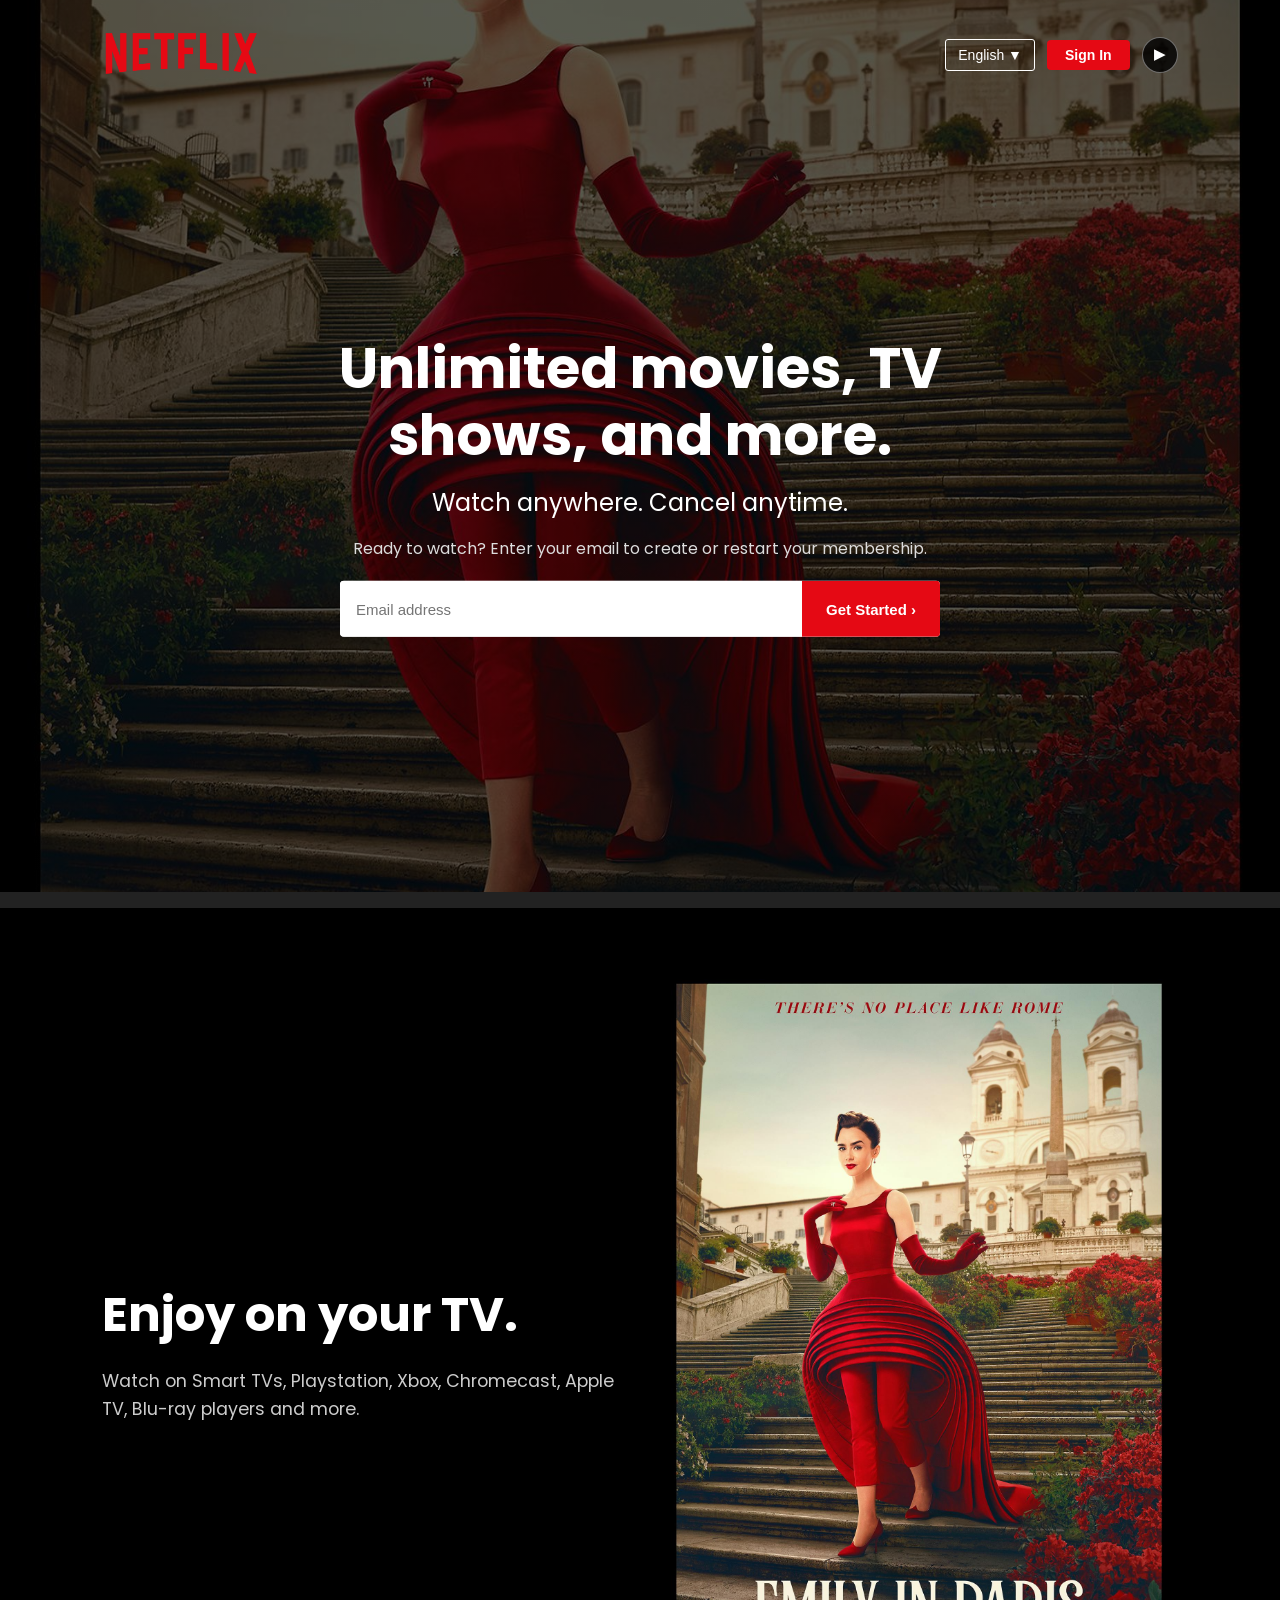
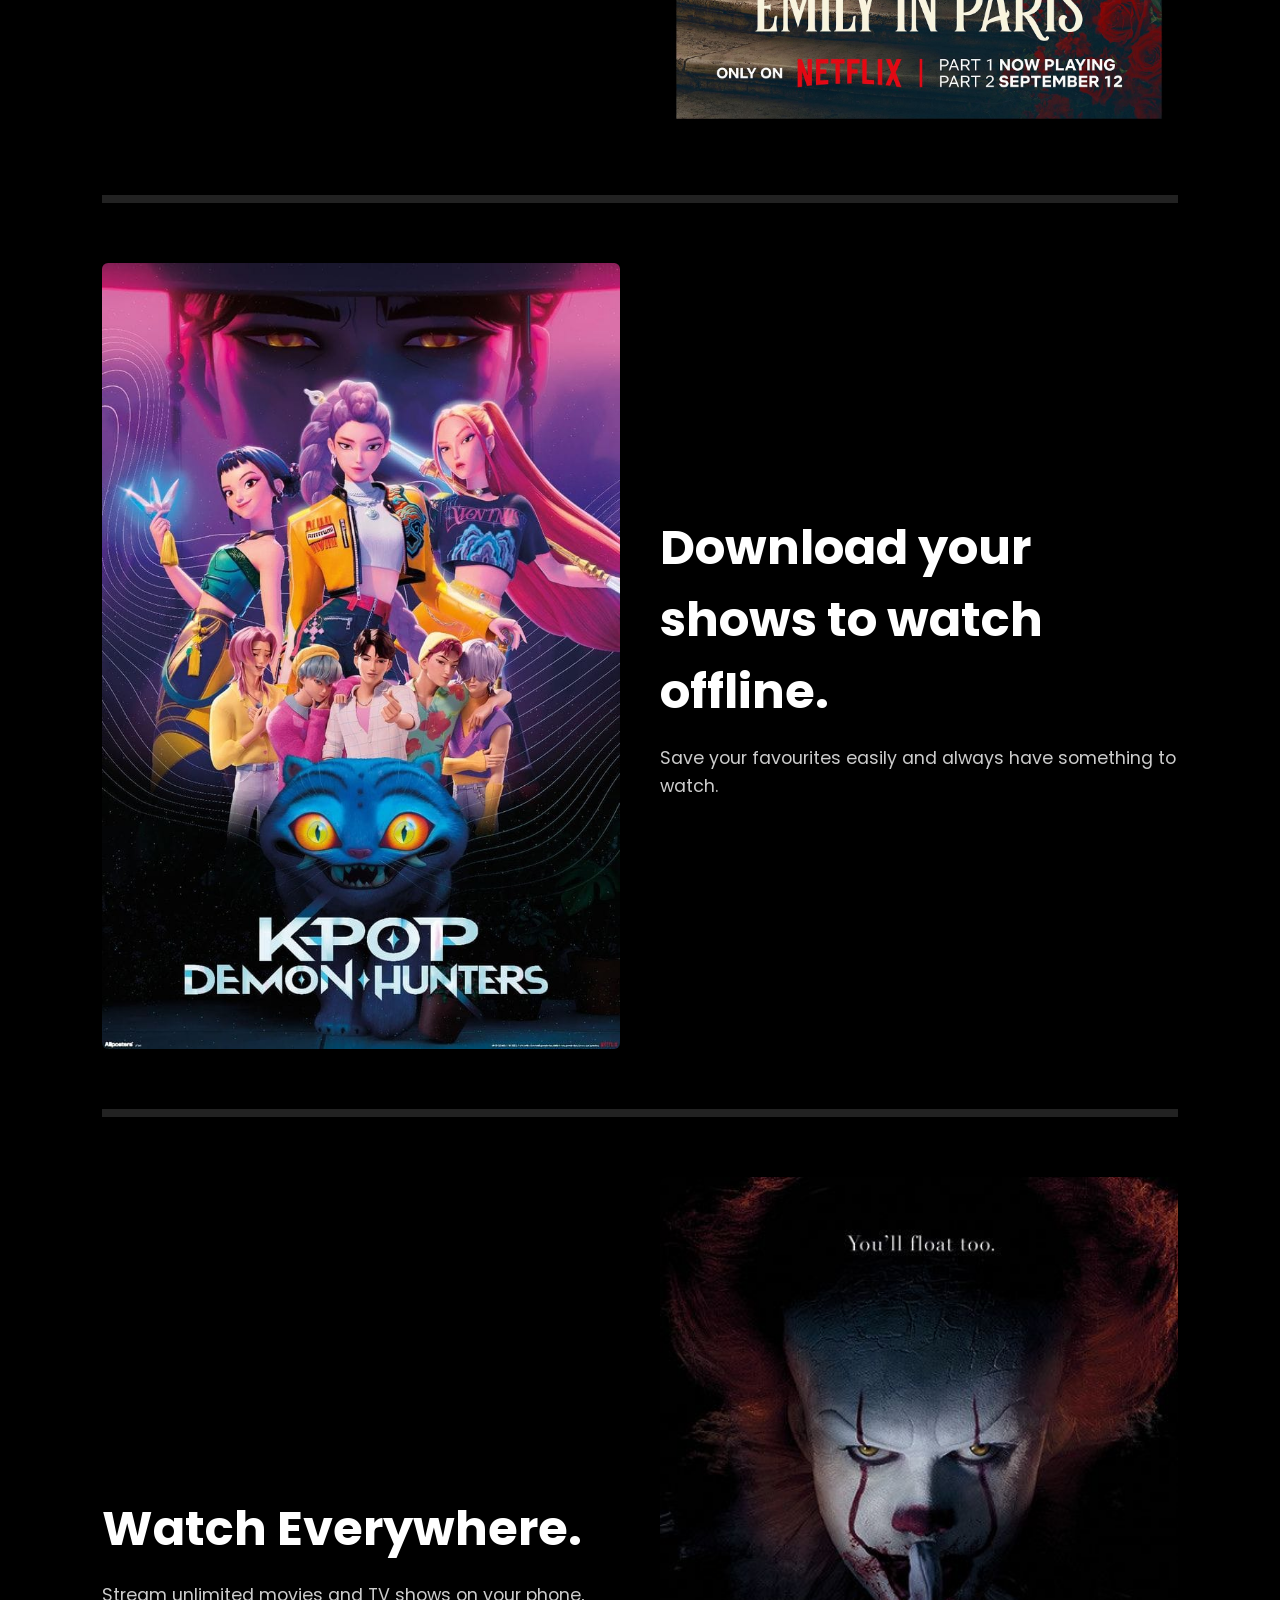
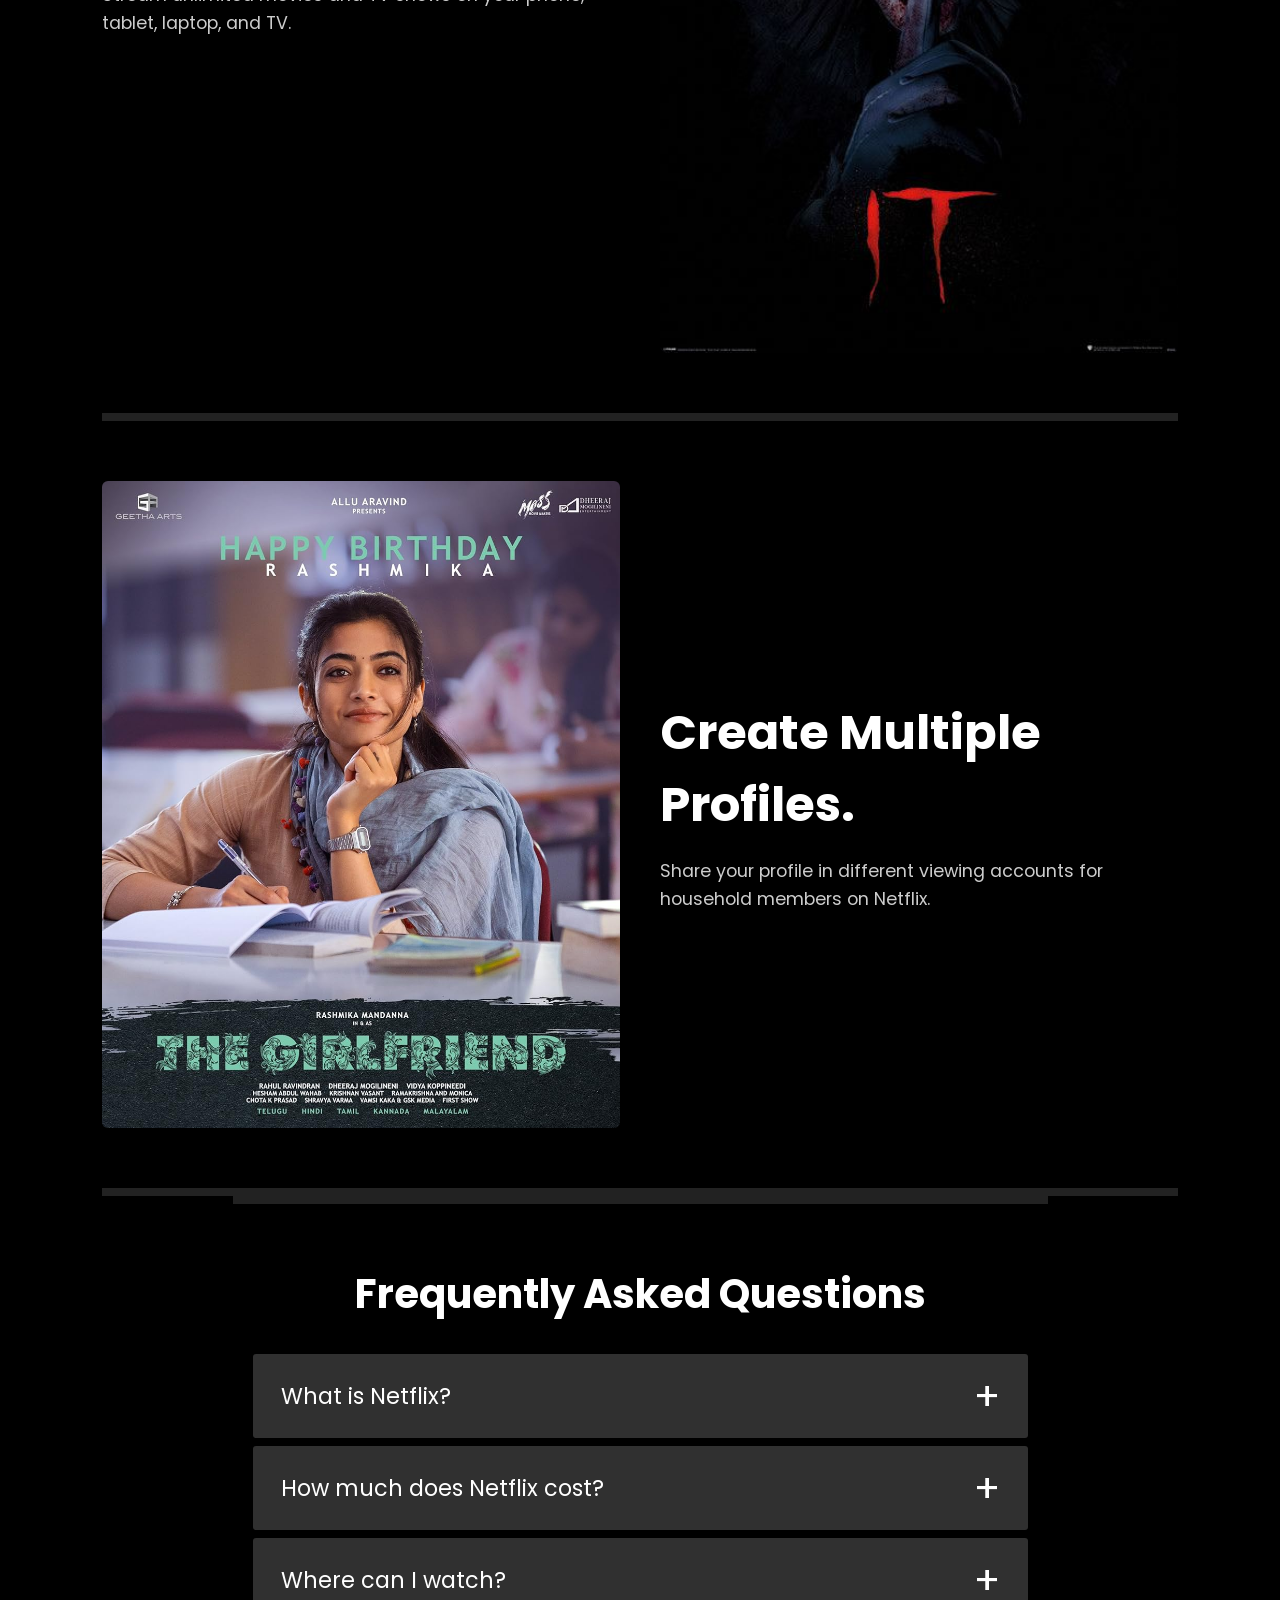
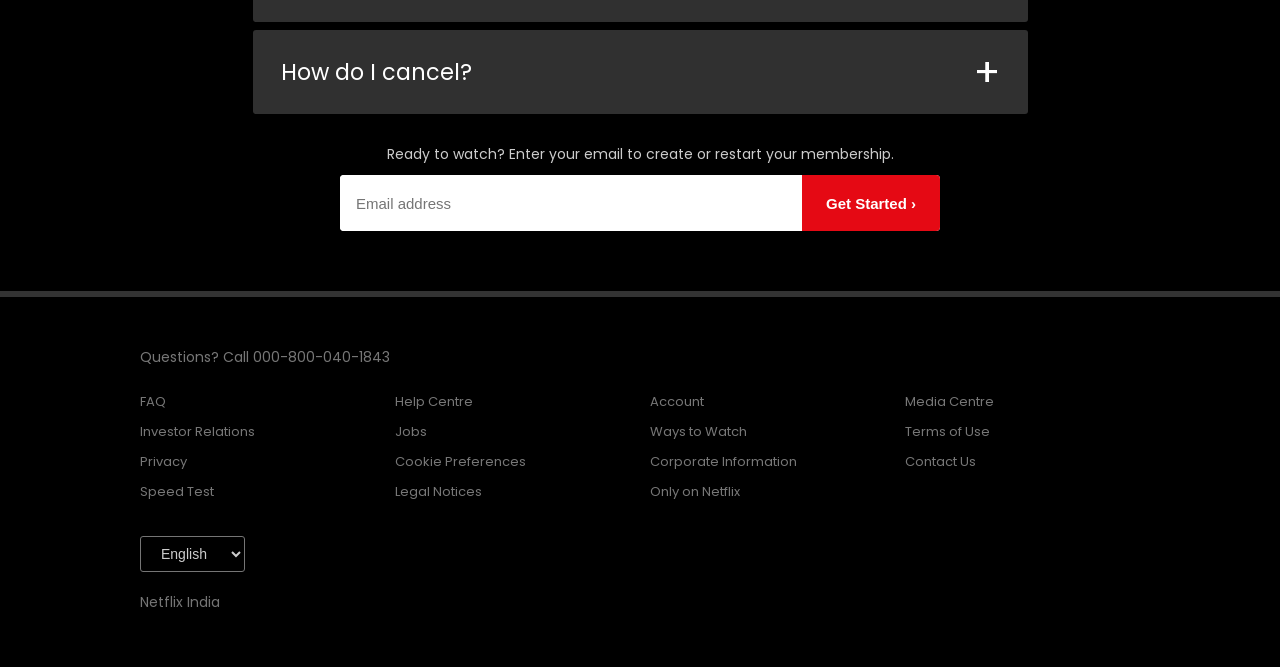
<file: netflix-fixed/index.html>
<!DOCTYPE html>
<html lang="en">
<head>
  <meta charset="UTF-8" />
  <meta name="viewport" content="width=device-width, initial-scale=1.0">
  <title>Netflix Clone</title>
</head>
<body>
<script>
  window.location.replace("landing.html");
</script>
</body>
</html>
</file>
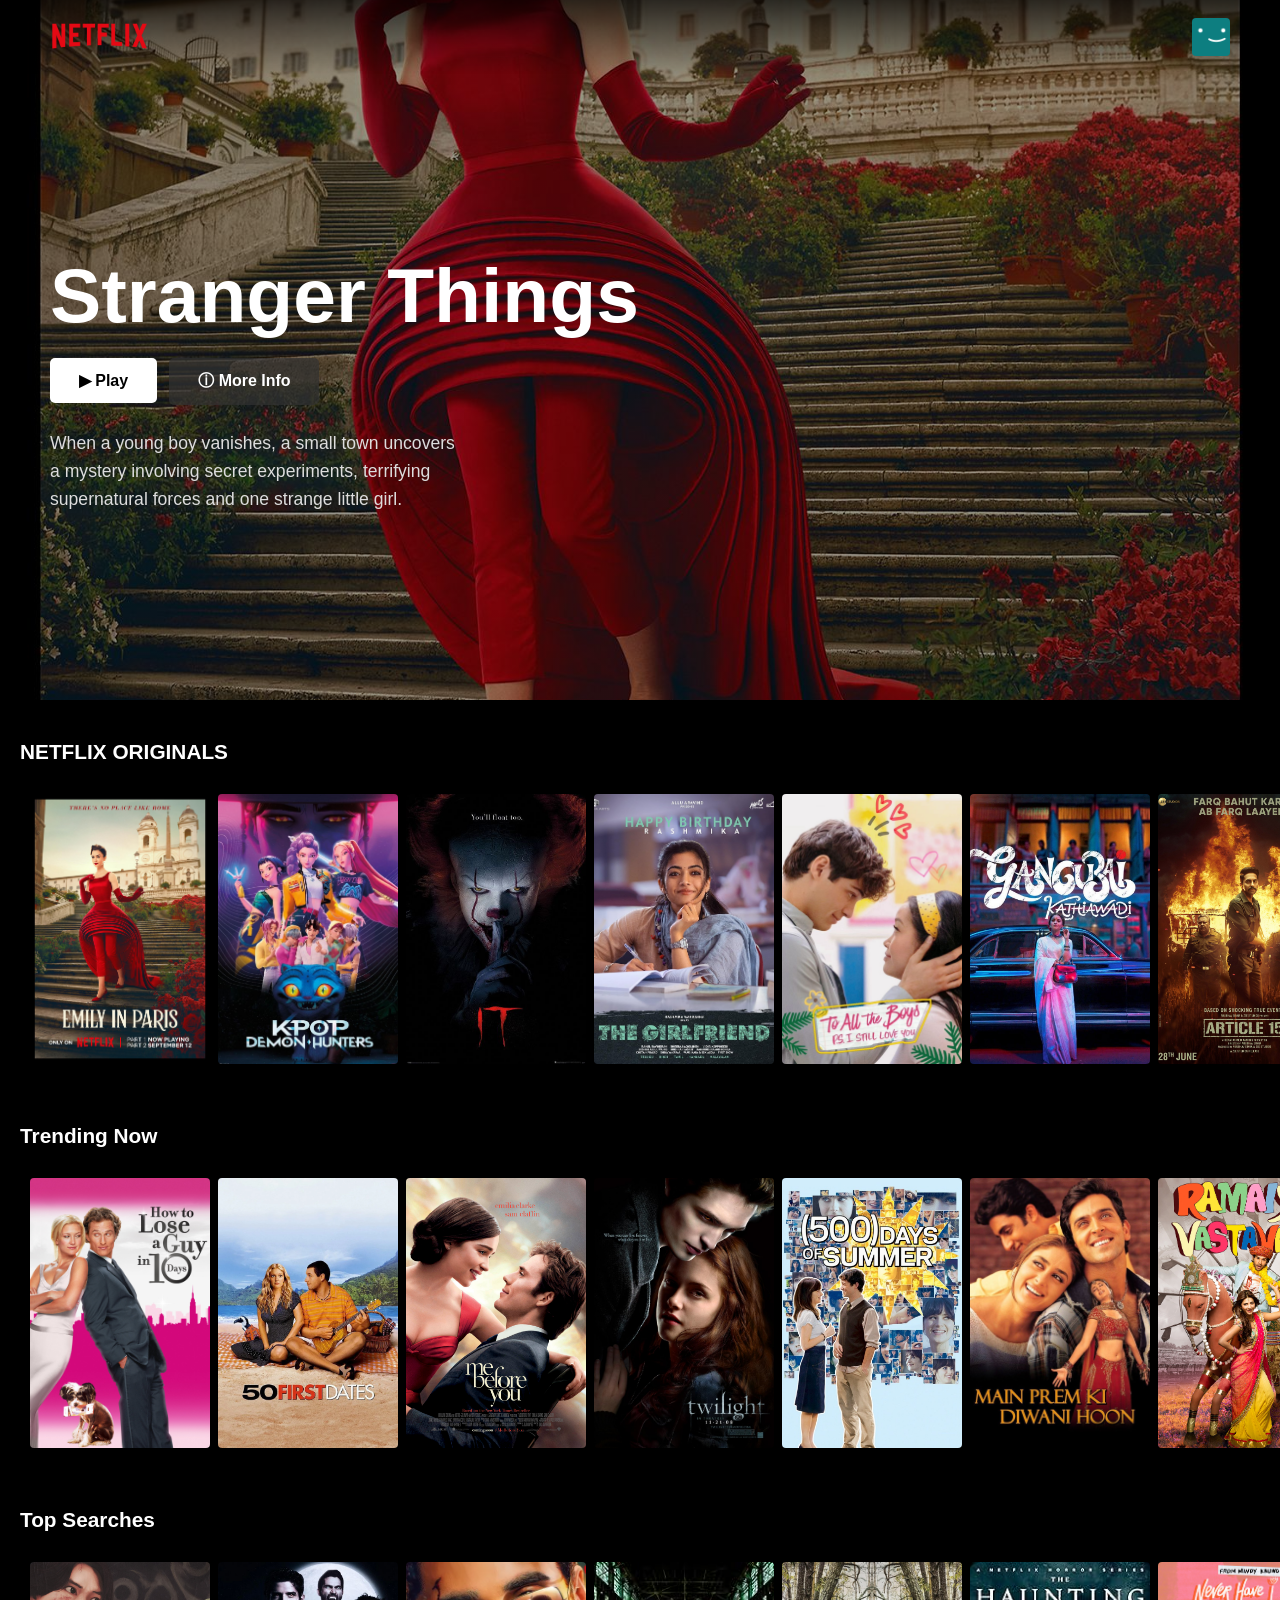
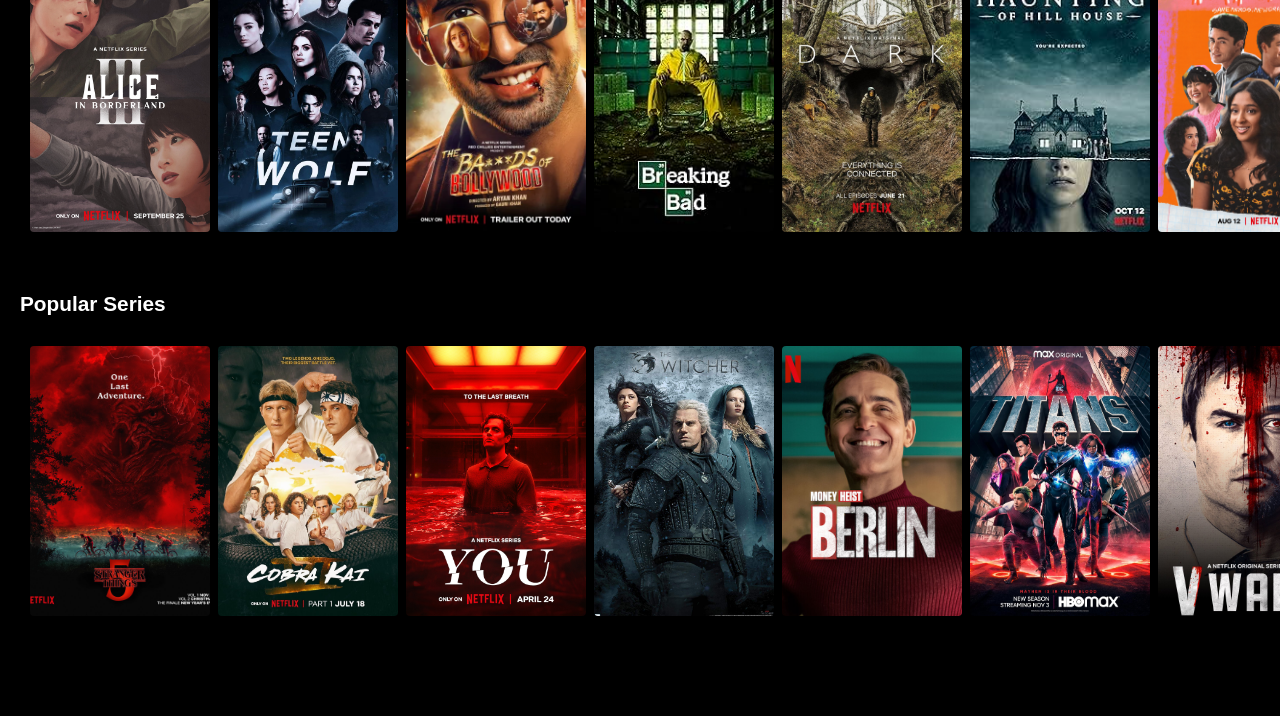
<file: netflix-fixed/home.html>
<!DOCTYPE html>
<html lang="en">
<head>
  <meta charset="UTF-8">
  <meta name="viewport" content="width=device-width, initial-scale=1.0">
  <title>Netflix Clone — Home</title>
  <link rel="stylesheet" href="style.css">
</head>
<body>

<!-- Navbar -->
<div class="nav" id="nav">
  <img src="netflix-logo.png" alt="Netflix" class="nav__logo">
  <img src="netflix-avatar.png" alt="Profile" class="nav__avatar">
</div>

<!-- Banner -->
<div class="banner">
  <div class="banner__contents">
    <h1 class="banner__title">Stranger Things</h1>
    <div>
      <button class="banner__button">&#9654; Play</button>
      <button class="banner__button">&#9432; More Info</button>
    </div>
    <p class="banner__description">
      When a young boy vanishes, a small town uncovers a mystery involving secret experiments,
      terrifying supernatural forces and one strange little girl.
    </p>
  </div>
</div>

<!-- Netflix Originals -->
<div class="home-row">
  <h2>NETFLIX ORIGINALS</h2>
  <div class="row_posters">
    <img src="Posters.1.jpg"  alt="Netflix Original 1"  class="row__poster">
    <img src="Posters.2.jpg"  alt="Netflix Original 2"  class="row__poster">
    <img src="Posters.3.jpg"  alt="Netflix Original 3"  class="row__poster">
    <img src="Posters.4.jpg"  alt="Netflix Original 4"  class="row__poster">
    <img src="Posters.5.jpg"  alt="Netflix Original 5"  class="row__poster">
    <img src="Posters.6.jpg"  alt="Netflix Original 6"  class="row__poster">
    <img src="Posters.7.jpg"  alt="Netflix Original 7"  class="row__poster">
    <img src="Posters.8.jpg"  alt="Netflix Original 8"  class="row__poster">
    <img src="Posters.9.jpg"  alt="Netflix Original 9"  class="row__poster">
    <img src="Posters.10.jpg" alt="Netflix Original 10" class="row__poster">
  </div>
</div>

<!-- Trending Now -->
<div class="home-row">
  <h2>Trending Now</h2>
  <div class="row_posters">
    <img src="Romance-movies1.jpg"  alt="Romance 1"  class="row__poster">
    <img src="Romance-movies2.jpg"  alt="Romance 2"  class="row__poster">
    <img src="Romance-movies3.jpg"  alt="Romance 3"  class="row__poster">
    <img src="Romance-movies4.jpg"  alt="Romance 4"  class="row__poster">
    <img src="Romance-movies5.jpg"  alt="Romance 5"  class="row__poster">
    <img src="Romance-movies6.jpg"  alt="Romance 6"  class="row__poster">
    <img src="Romance-movies7.jpg"  alt="Romance 7"  class="row__poster">
    <img src="Romance-movies8.jpg"  alt="Romance 8"  class="row__poster">
    <img src="Romance-movies9.jpg"  alt="Romance 9"  class="row__poster">
    <img src="Romance-movies10.jpg" alt="Romance 10" class="row__poster">
  </div>
</div>

<!-- Top Searches -->
<div class="home-row">
  <h2>Top Searches</h2>
  <div class="row_posters">
    <img src="Top-Searches1.jpg"  alt="Top Search 1"  class="row__poster">
    <img src="Top-Searches2.jpg"  alt="Top Search 2"  class="row__poster">
    <img src="Top-Searches3.jpg"  alt="Top Search 3"  class="row__poster">
    <img src="Top-Searches4.jpg"  alt="Top Search 4"  class="row__poster">
    <img src="Top-Searches5.jpg"  alt="Top Search 5"  class="row__poster">
    <img src="Top-Searches6.jpg"  alt="Top Search 6"  class="row__poster">
    <img src="Top-Searches7.jpg"  alt="Top Search 7"  class="row__poster">
    <img src="Top-Searches8.jpg"  alt="Top Search 8"  class="row__poster">
    <img src="Top-Searches9.jpg"  alt="Top Search 9"  class="row__poster">
    <img src="Top-Searches10.jpg" alt="Top Search 10" class="row__poster">
  </div>
</div>

<!-- Popular Series -->
<div class="home-row" style="margin-bottom: 80px;">
  <h2>Popular Series</h2>
  <div class="row_posters">
    <img src="Series1.jpg"  alt="Series 1"  class="row__poster">
    <img src="Series2.jpg"  alt="Series 2"  class="row__poster">
    <img src="Series3.jpg"  alt="Series 3"  class="row__poster">
    <img src="Series4.jpg"  alt="Series 4"  class="row__poster">
    <img src="Series5.jpg"  alt="Series 5"  class="row__poster">
    <img src="Series6.jpg"  alt="Series 6"  class="row__poster">
    <img src="Series7.jpg"  alt="Series 7"  class="row__poster">
    <img src="Series8.jpg"  alt="Series 8"  class="row__poster">
    <img src="Series9.jpg"  alt="Series 9"  class="row__poster">
    <img src="Series10.jpg" alt="Series 10" class="row__poster">
  </div>
</div>

<script>
  const nav = document.getElementById('nav');
  window.addEventListener('scroll', () => {
    nav.classList.toggle('nav__black', window.scrollY >= 100);
  });
</script>
</body>
</html>
</file>
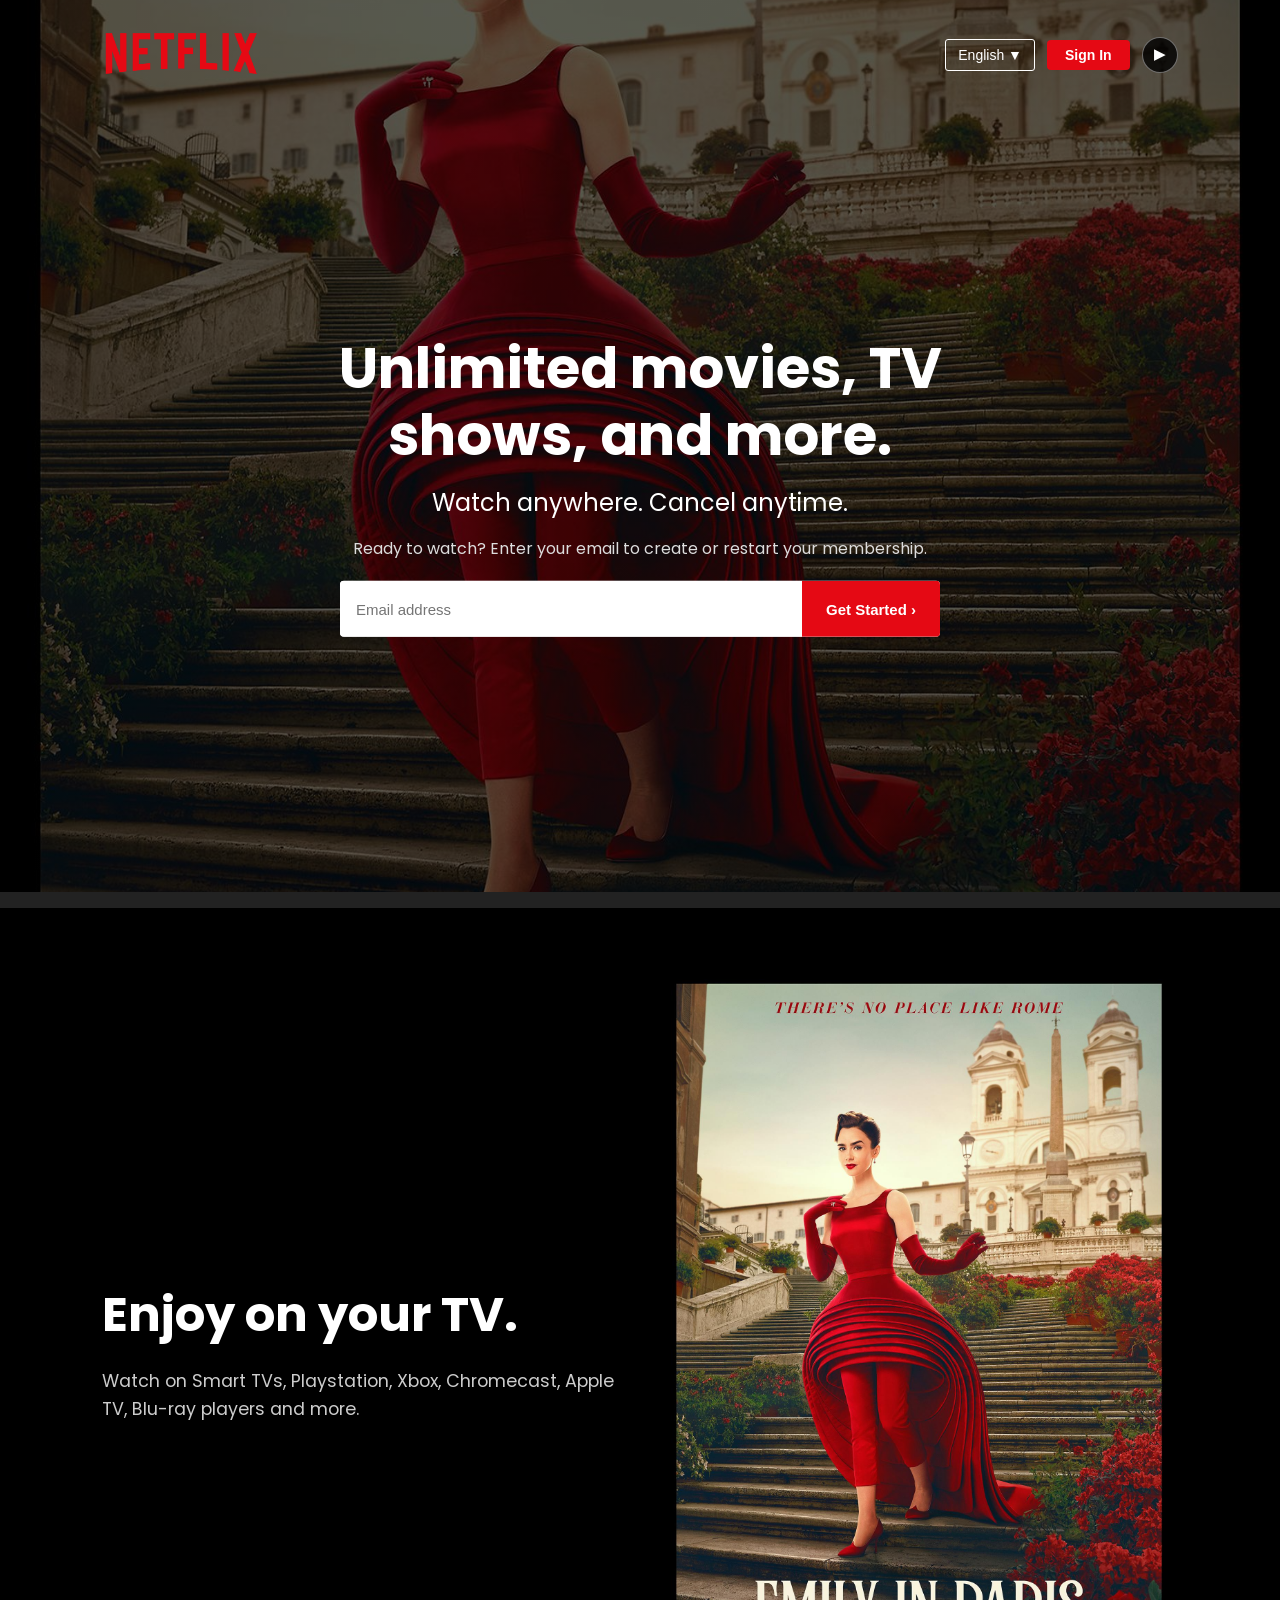
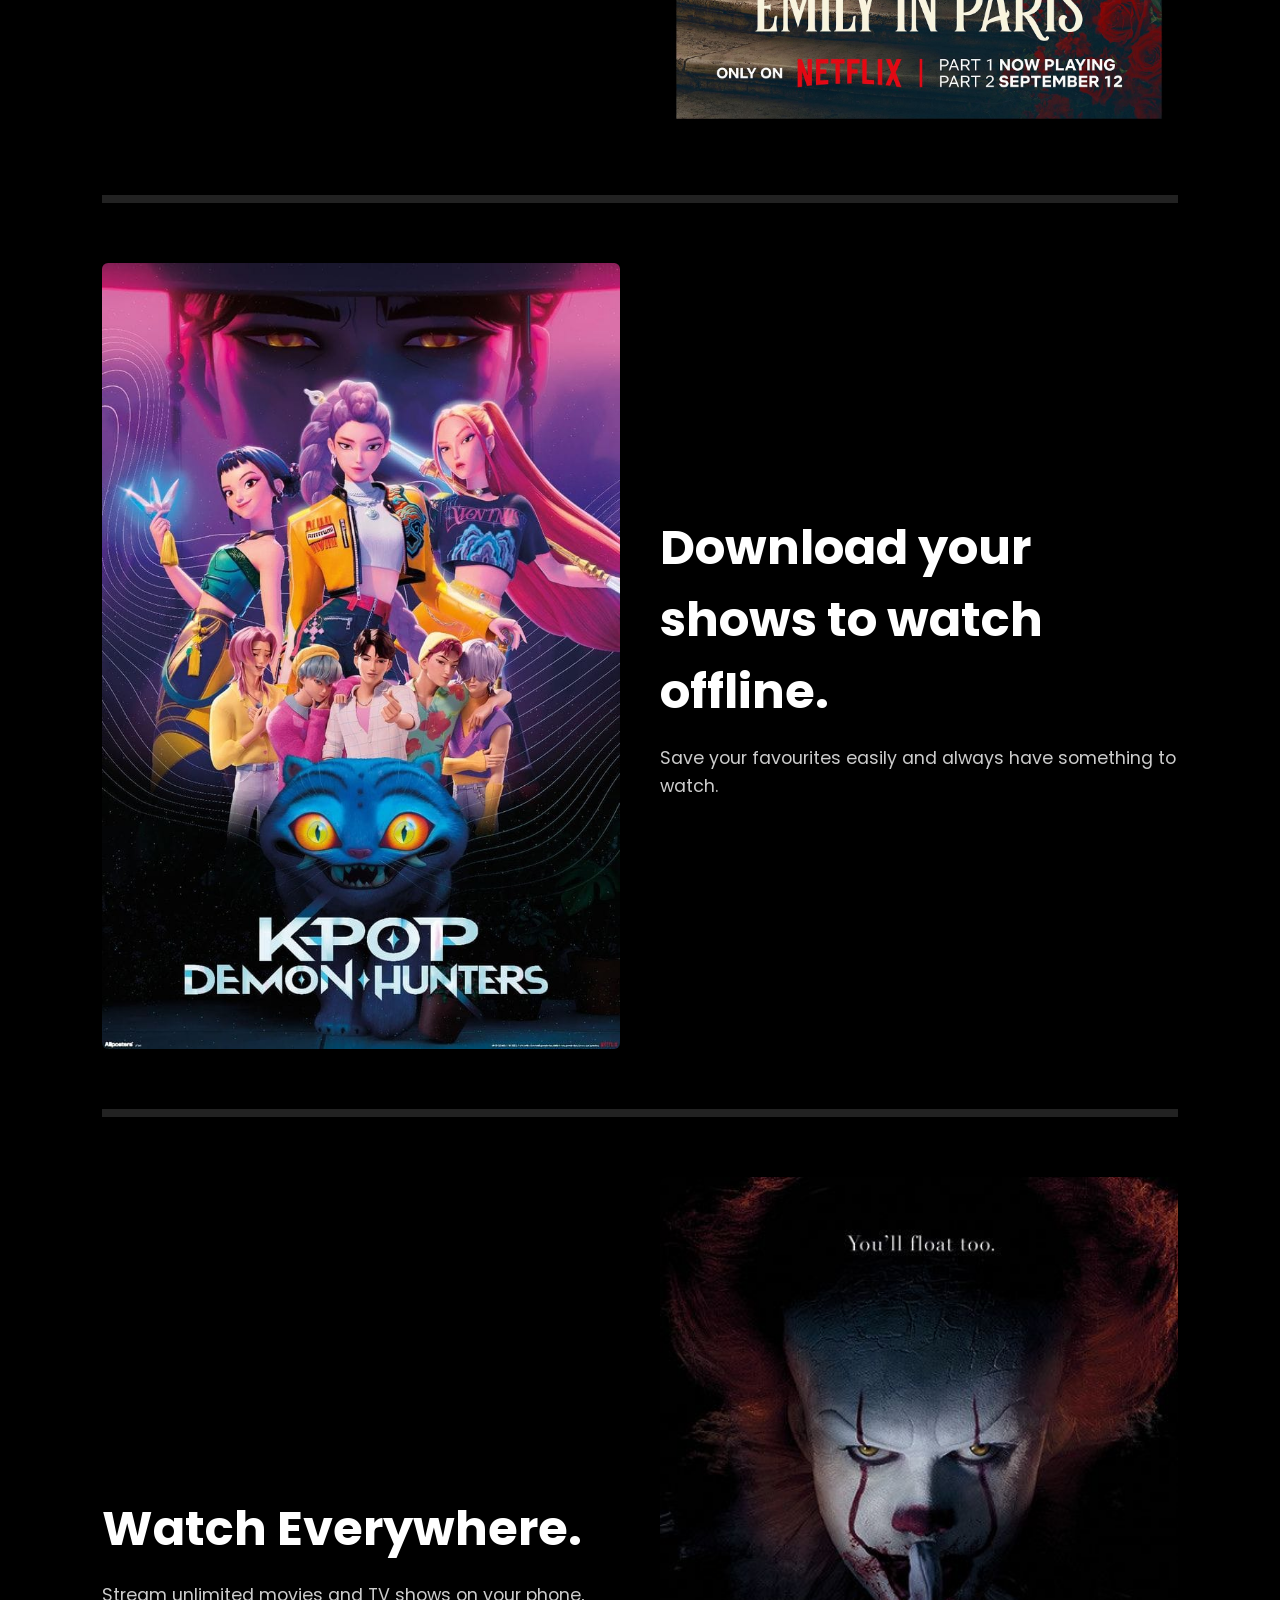
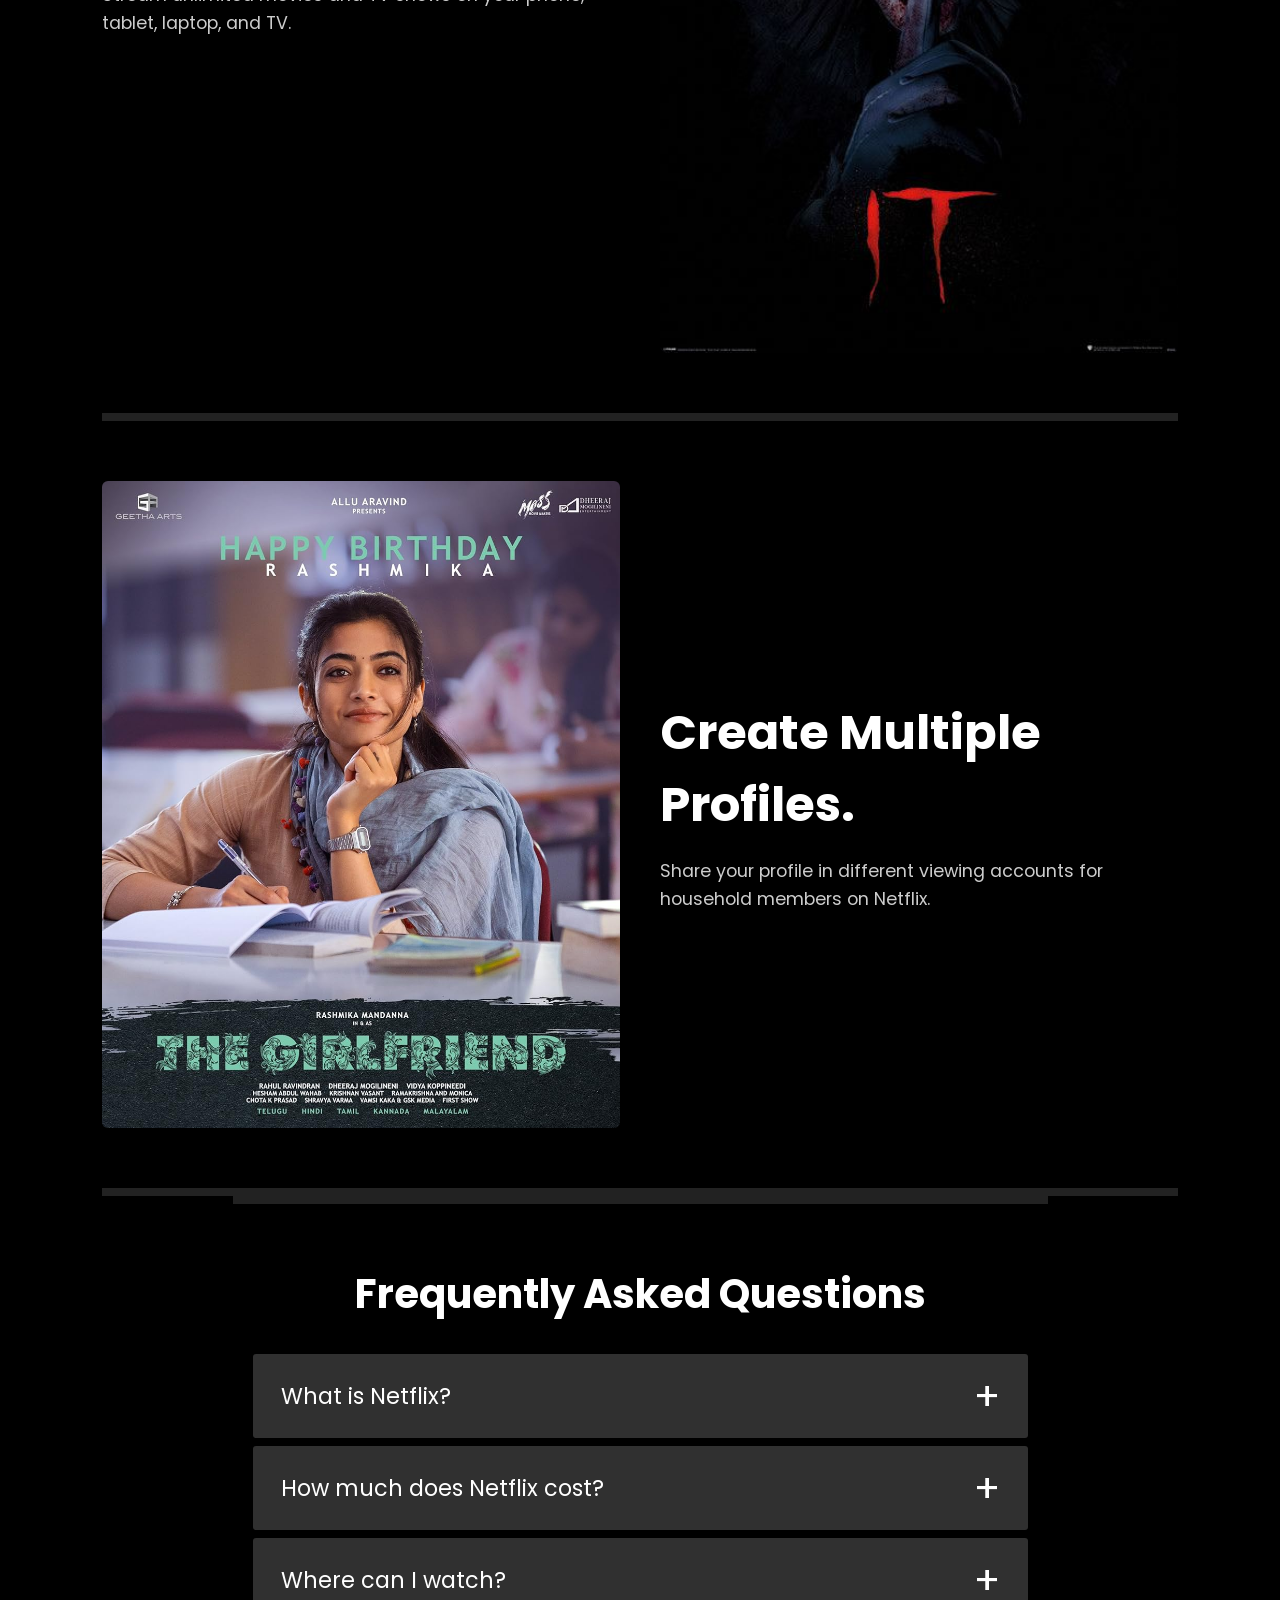
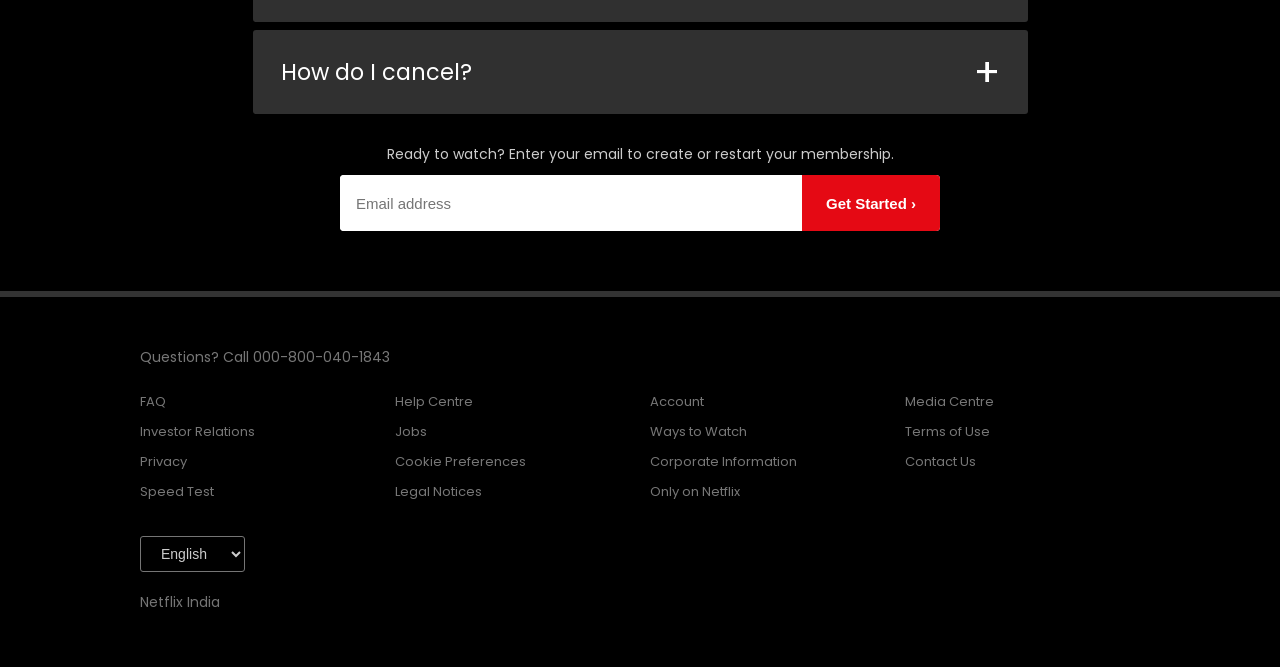
<file: netflix-fixed/landing.html>
<!DOCTYPE html>
<html lang="en">
<head>
  <meta charset="UTF-8">
  <meta name="viewport" content="width=device-width, initial-scale=1.0">
  <title>Netflix Clone Website</title>
  <link rel="stylesheet" href="style.css">
  <link href="https://fonts.googleapis.com/css2?family=Poppins:wght@400;600;700&display=swap" rel="stylesheet">
</head>
<body>

<!-- Header -->
<div class="header">
  <nav>
    <img src="netflix-logo.png" class="logo" alt="Netflix Logo">
    <div class="nav-btns">
      <button class="language-btn">English &#9660;</button>
      <button class="language-btn2" id="signInToggle">Sign In</button>
      <a href="#canvaVideo" class="canva-video-icon" title="Watch Intro">&#9654;</a>
    </div>
  </nav>

  <!-- Fullscreen Video Overlay -->
  <div id="canvaVideo" class="video-overlay">
    <a href="#" class="close-btn">&#10005;</a>
    <video controls>
      <source src="Intro-Netflix.mp4" type="video/mp4">
      Your browser does not support the video tag.
    </video>
  </div>

  <!-- Hero Content -->
  <div class="header-content">
    <h1>Unlimited movies, TV shows, and more.</h1>
    <h3>Watch anywhere. Cancel anytime.</h3>
    <p>Ready to watch? Enter your email to create or restart your membership.</p>
    <form class="email-signup" id="heroForm">
      <input type="email" id="heroEmail" placeholder="Email address" required>
      <button type="submit">Get Started &#8250;</button>
    </form>
  </div>
</div>

<!-- Features -->
<div class="features">
  <div class="row">
    <div class="text-col">
      <h2>Enjoy on your TV.</h2>
      <p>Watch on Smart TVs, Playstation, Xbox, Chromecast, Apple TV, Blu-ray players and more.</p>
    </div>
    <div class="img-col">
      <img src="Posters.1.jpg" alt="TV feature">
    </div>
  </div>
  <div class="row">
    <div class="img-col">
      <img src="Posters.2.jpg" alt="Download feature">
    </div>
    <div class="text-col">
      <h2>Download your shows to watch offline.</h2>
      <p>Save your favourites easily and always have something to watch.</p>
    </div>
  </div>
  <div class="row">
    <div class="text-col">
      <h2>Watch Everywhere.</h2>
      <p>Stream unlimited movies and TV shows on your phone, tablet, laptop, and TV.</p>
    </div>
    <div class="img-col">
      <img src="Posters.3.jpg" alt="Watch everywhere feature">
    </div>
  </div>
  <div class="row">
    <div class="img-col">
      <img src="Posters.4.jpg" alt="Profiles feature">
    </div>
    <div class="text-col">
      <h2>Create Multiple Profiles.</h2>
      <p>Share your profile in different viewing accounts for household members on Netflix.</p>
    </div>
  </div>
</div>

<!-- FAQ -->
<div class="container">
  <h1 class="faq-header">Frequently Asked Questions</h1>

  <div class="faq-list">
    <div class="faq-item">
      <input type="checkbox" id="faq1">
      <label for="faq1">What is Netflix?</label>
      <div class="faq-answer">
        <p>Netflix is a streaming service that offers a wide variety of award-winning TV shows, movies, anime, documentaries, and more on thousands of internet-connected devices.</p>
      </div>
    </div>

    <div class="faq-item">
      <input type="checkbox" id="faq2">
      <label for="faq2">How much does Netflix cost?</label>
      <div class="faq-answer">
        <p>Watch Netflix on your smartphone, tablet, Smart TV, laptop, or streaming device, all for one fixed monthly fee. Plans range from USD 3.99 to USD 11.99 a month.</p>
      </div>
    </div>

    <div class="faq-item">
      <input type="checkbox" id="faq3">
      <label for="faq3">Where can I watch?</label>
      <div class="faq-answer">
        <p>Watch anywhere, anytime. Sign in with your Netflix account to watch instantly on the web at netflix.com from your personal computer or on any internet-connected device.</p>
      </div>
    </div>

    <div class="faq-item">
      <input type="checkbox" id="faq4">
      <label for="faq4">How do I cancel?</label>
      <div class="faq-answer">
        <p>Netflix is flexible. There are no pesky contracts and no commitments. You can easily cancel your account online in two clicks. There are no cancellation fees – start or stop your account anytime.</p>
      </div>
    </div>
  </div>

  <small>Ready to watch? Enter your email to create or restart your membership.</small>
  <form class="email-signup" id="faqForm">
    <input type="email" id="faqEmail" placeholder="Email address" required>
    <button type="submit">Get Started &#8250;</button>
  </form>
</div>

<!-- Footer -->
<div class="footer">
  <div class="footer-content">
    <p>Questions? Call 000-800-040-1843</p>
    <div class="footer-columns">
      <div class="footer-column">
        <a href="#">FAQ</a>
        <a href="#">Investor Relations</a>
        <a href="#">Privacy</a>
        <a href="#">Speed Test</a>
      </div>
      <div class="footer-column">
        <a href="#">Help Centre</a>
        <a href="#">Jobs</a>
        <a href="#">Cookie Preferences</a>
        <a href="#">Legal Notices</a>
      </div>
      <div class="footer-column">
        <a href="#">Account</a>
        <a href="#">Ways to Watch</a>
        <a href="#">Corporate Information</a>
        <a href="#">Only on Netflix</a>
      </div>
      <div class="footer-column">
        <a href="#">Media Centre</a>
        <a href="#">Terms of Use</a>
        <a href="#">Contact Us</a>
      </div>
    </div>

    <div class="language-selector-wrapper">
      <select class="language-select">
        <option value="english" selected>English</option>
        <option value="hindi">Hindi</option>
        <option value="spanish">Spanish</option>
        <option value="french">French</option>
        <option value="german">German</option>
      </select>
    </div>

    <p class="footer-country">Netflix India</p>
  </div>
</div>

<!-- Login Box (modal) -->
<div class="login-overlay" id="loginOverlay">
  <div class="login-box" id="loginBox">
    <button class="login-close" id="loginClose" aria-label="Close">&times;</button>
    <h2>Sign In</h2>
    <form id="loginForm">
      <input type="email" id="loginEmail" placeholder="Email or phone number" required>
      <input type="password" id="loginPassword" placeholder="Password" required>
      <button type="submit" class="login-btn">Sign In</button>
    </form>
    <div class="form-help">
      <div class="remember-me">
        <input type="checkbox" id="remember">
        <label for="remember">Remember me</label>
      </div>
      <a href="#">Need help?</a>
    </div>
  </div>
</div>

<script src="script.js"></script>
</body>
</html>
</file>
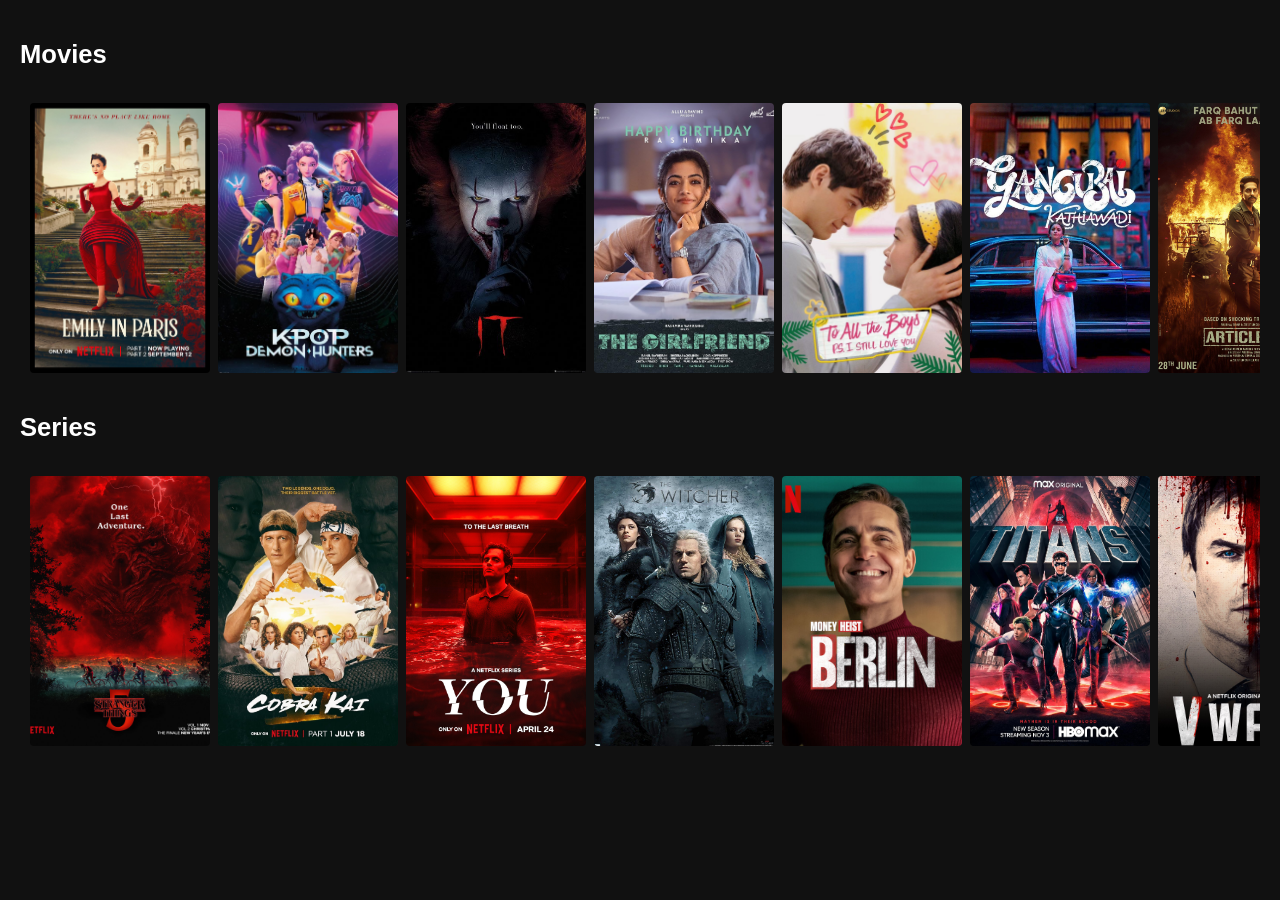
<file: netflix-fixed/mylist.html>
<!DOCTYPE html>
<html lang="en">
<head>
  <meta charset="UTF-8">
  <meta name="viewport" content="width=device-width, initial-scale=1.0">
  <title>My List — Netflix Clone</title>
  <link rel="stylesheet" href="style.css">
</head>
<body class="mylist-body">

<!-- My List — Movies -->
<div class="mylist-row">
  <h1>Movies</h1>
  <div class="row_posters">
    <img src="Posters.1.jpg"  alt="Movie 1"  class="row__poster">
    <img src="Posters.2.jpg"  alt="Movie 2"  class="row__poster">
    <img src="Posters.3.jpg"  alt="Movie 3"  class="row__poster">
    <img src="Posters.4.jpg"  alt="Movie 4"  class="row__poster">
    <img src="Posters.5.jpg"  alt="Movie 5"  class="row__poster">
    <img src="Posters.6.jpg"  alt="Movie 6"  class="row__poster">
    <img src="Posters.7.jpg"  alt="Movie 7"  class="row__poster">
    <img src="Posters.8.jpg"  alt="Movie 8"  class="row__poster">
    <img src="Posters.9.jpg"  alt="Movie 9"  class="row__poster">
    <img src="Posters.10.jpg" alt="Movie 10" class="row__poster">
    <img src="MylistMovies10.jpg" alt="Movie 11" class="row__poster">
  </div>
</div>

<!-- My List — Series -->
<div class="mylist-row" style="margin-bottom: 60px;">
  <h1>Series</h1>
  <div class="row_posters">
    <img src="Series1.jpg"  alt="Series 1"  class="row__poster">
    <img src="Series2.jpg"  alt="Series 2"  class="row__poster">
    <img src="Series3.jpg"  alt="Series 3"  class="row__poster">
    <img src="Series4.jpg"  alt="Series 4"  class="row__poster">
    <img src="Series5.jpg"  alt="Series 5"  class="row__poster">
    <img src="Series6.jpg"  alt="Series 6"  class="row__poster">
    <img src="Series7.jpg"  alt="Series 7"  class="row__poster">
    <img src="Series8.jpg"  alt="Series 8"  class="row__poster">
    <img src="Series9.jpg"  alt="Series 9"  class="row__poster">
    <img src="Series10.jpg" alt="Series 10" class="row__poster">
  </div>
</div>

</body>
</html>
</file>
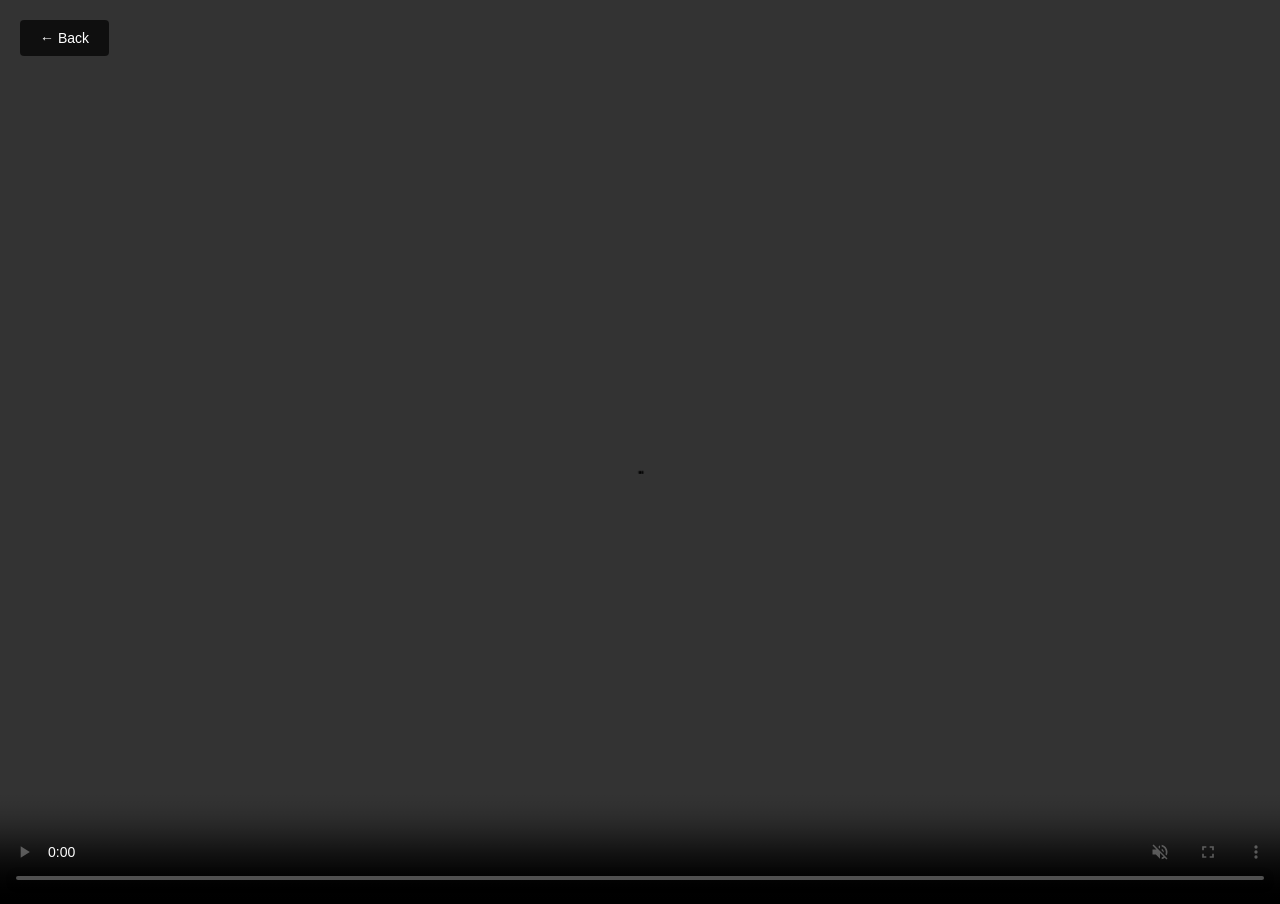
<file: netflix-fixed/preview.html>
<!DOCTYPE html>
<html lang="en">
<head>
  <meta charset="UTF-8">
  <meta name="viewport" content="width=device-width, initial-scale=1.0">
  <title>Preview — Netflix Clone</title>
  <style>
    * { margin: 0; padding: 0; box-sizing: border-box; }
    body {
      background-color: #000;
      font-family: Arial, sans-serif;
    }
    .video-container {
      width: 100%;
      height: 100vh;
      position: relative;
    }
    video {
      width: 100%;
      height: 100%;
      object-fit: cover;
    }
    .back-btn {
      position: absolute;
      top: 20px;
      left: 20px;
      background: rgba(0,0,0,0.7);
      color: #fff;
      border: none;
      padding: 10px 20px;
      border-radius: 4px;
      cursor: pointer;
      font-size: 14px;
      text-decoration: none;
      transition: background 0.2s;
    }
    .back-btn:hover {
      background: rgba(0,0,0,0.9);
    }
  </style>
</head>
<body>
  <div class="video-container">
    <video controls autoplay muted>
      <source src="Intro-Netflix.mp4" type="video/mp4">
      Your browser does not support the video tag.
    </video>
    <a href="home.html" class="back-btn">&#8592; Back</a>
  </div>
</body>
</html>
</file>
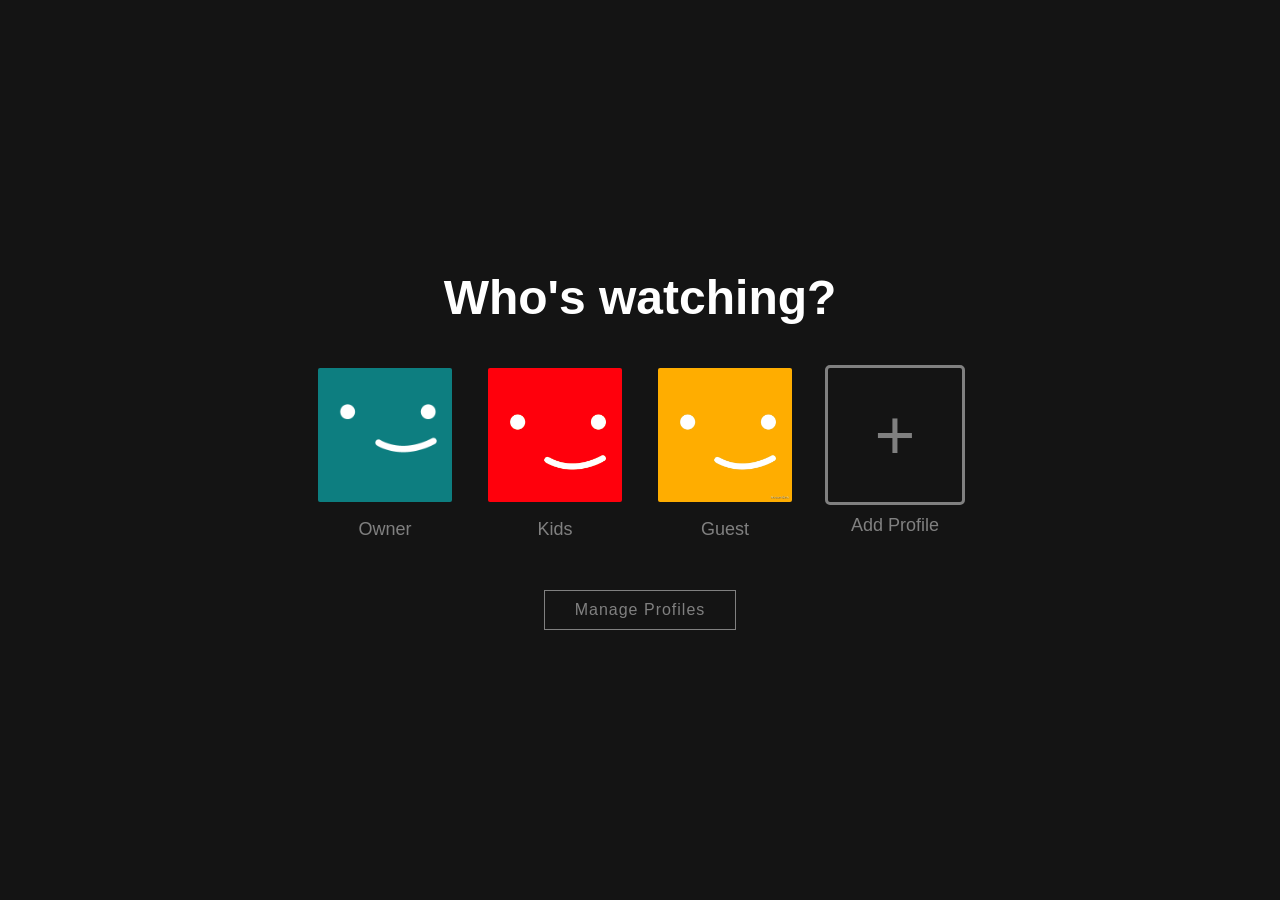
<file: netflix-fixed/profies.htm>
<!DOCTYPE html>
<html lang="en">
<head>
  <meta charset="UTF-8">
  <meta name="viewport" content="width=device-width, initial-scale=1.0">
  <title>Who's Watching? — Netflix Clone</title>
  <link rel="stylesheet" href="style.css">
</head>
<body class="profiles-body">

<div class="profiles-container">
  <h1>Who's watching?</h1>

  <div class="profiles-list">
    <div class="profile-card" onclick="selectProfile('Owner')">
      <img src="Netflix-avatar1.png" alt="Owner">
      <p>Owner</p>
    </div>

    <div class="profile-card" onclick="selectProfile('Kids')">
      <img src="Netflix-avatar2.png" alt="Kids">
      <p>Kids</p>
    </div>

    <div class="profile-card" onclick="selectProfile('Guest')">
      <img src="Netflix-avatar3.png" alt="Guest">
      <p>Guest</p>
    </div>

    <div class="profile-card add-profile" onclick="alert('Add Profile — demo only')">
      <div class="add-icon">+</div>
      <p>Add Profile</p>
    </div>
  </div>

  <button class="manage-btn">Manage Profiles</button>
</div>

<script>
function selectProfile(profileName) {
  try {
    localStorage.setItem('selectedProfile', profileName);
  } catch(e) {
    // localStorage may be unavailable in some environments
  }
  window.location.href = 'home.html';
}
</script>
</body>
</html>
</file>
<file: netflix-fixed/style.css>
/* ============================================================
   NETFLIX CLONE — GLOBAL STYLESHEET
   ============================================================ */

* {
  margin: 0;
  padding: 0;
  box-sizing: border-box;
}

body {
  background: #000;
  color: #fff;
  font-family: 'Poppins', Arial, sans-serif;
}

/* ─── HEADER / HERO ─────────────────────────────────────── */
.header {
  width: 100%;
  min-height: 100vh;
  background: linear-gradient(rgba(0,0,0,0.65), rgba(0,0,0,0.65)),
              url("Posters.1.jpg") center/cover no-repeat;
  padding: 10px 8%;
  position: relative;
  border-bottom: 8px solid #222;
}

/* ─── NAVBAR ─────────────────────────────────────────────── */
nav {
  display: flex;
  align-items: center;
  justify-content: space-between;
  padding: 20px 0;
}

.logo {
  width: 160px;
  object-fit: contain;
}

.nav-btns {
  display: flex;
  align-items: center;
  gap: 12px;
}

.language-btn {
  font-size: 14px;
  display: inline-flex;
  align-items: center;
  background: transparent;
  border: 1px solid #fff;
  padding: 7px 12px;
  color: #fff;
  cursor: pointer;
  border-radius: 3px;
  transition: background 0.2s;
}

.language-btn:hover {
  background: rgba(255,255,255,0.1);
}

.language-btn2 {
  font-size: 14px;
  display: inline-flex;
  align-items: center;
  background: #e50914;
  border: none;
  padding: 7px 18px;
  color: #fff;
  border-radius: 4px;
  cursor: pointer;
  font-weight: 600;
  transition: background 0.2s;
}

.language-btn2:hover {
  background: #f40612;
}

/* ─── CANVA VIDEO ICON ───────────────────────────────────── */
.canva-video-icon {
  width: 36px;
  height: 36px;
  border-radius: 50%;
  background: rgba(0,0,0,0.8);
  color: white;
  text-decoration: none;
  font-size: 14px;
  font-weight: bold;
  display: flex;
  align-items: center;
  justify-content: center;
  border: 1px solid rgba(255,255,255,0.4);
  cursor: pointer;
  transition: 0.3s;
  flex-shrink: 0;
}

.canva-video-icon:hover {
  background: #e50914;
  transform: scale(1.1);
}

/* ─── VIDEO OVERLAY ──────────────────────────────────────── */
.video-overlay {
  position: fixed;
  inset: 0;
  background: rgba(0,0,0,0.95);
  z-index: 9999;
  display: flex;
  align-items: center;
  justify-content: center;
  opacity: 0;
  pointer-events: none;
  transition: opacity 0.4s ease;
}

.video-overlay:target {
  opacity: 1;
  pointer-events: auto;
}

.video-overlay video {
  width: 90%;
  height: 90%;
  border: none;
  object-fit: contain;
}

.close-btn {
  position: absolute;
  top: 20px;
  right: 30px;
  font-size: 32px;
  color: white;
  text-decoration: none;
  cursor: pointer;
  line-height: 1;
  transition: color 0.2s;
}

.close-btn:hover {
  color: #e50914;
}

/* ─── HERO CONTENT ───────────────────────────────────────── */
.header-content {
  position: absolute;
  top: 50%;
  left: 50%;
  transform: translate(-50%, -50%);
  text-align: center;
  width: 80%;
  max-width: 700px;
  margin-top: 40px;
}

.header-content h1 {
  font-size: clamp(2rem, 5vw, 3.5rem);
  margin-bottom: 16px;
  font-weight: 700;
  line-height: 1.2;
}

.header-content h3 {
  font-size: clamp(1rem, 2.5vw, 1.5rem);
  margin-bottom: 16px;
  font-weight: 400;
}

.header-content p {
  font-size: 1rem;
  margin-bottom: 20px;
  color: #ddd;
}

/* ─── EMAIL SIGNUP ───────────────────────────────────────── */
.email-signup {
  margin: 0 auto;
  background: #fff;
  display: flex;
  align-items: center;
  border-radius: 4px;
  overflow: hidden;
  max-width: 600px;
  height: 56px;
}

.email-signup input {
  flex: 1;
  border: none;
  outline: none;
  padding: 0 16px;
  font-size: 15px;
  color: #333;
  height: 100%;
  background: #fff;
}

.email-signup button {
  background: #e50914;
  color: #fff;
  border: none;
  padding: 0 24px;
  font-size: 15px;
  font-weight: 700;
  cursor: pointer;
  height: 100%;
  white-space: nowrap;
  transition: background 0.2s;
}

.email-signup button:hover {
  background: #f40612;
}

/* ─── FEATURES ───────────────────────────────────────────── */
.features {
  padding: 0 8%;
  font-size: 18px;
  border-top: 8px solid #222;
}

.features .row {
  display: flex;
  align-items: center;
  flex-wrap: wrap;
  width: 100%;
  padding: 60px 0;
  gap: 40px;
  border-bottom: 8px solid #222;
}

.text-col {
  flex: 1;
  min-width: 260px;
}

.img-col {
  flex: 1;
  min-width: 260px;
}

.img-col img {
  display: block;
  width: 100%;
  border-radius: 6px;
}

.features h2 {
  font-size: clamp(1.6rem, 4vw, 3rem);
  margin-bottom: 16px;
  font-weight: 700;
}

.features p {
  font-size: 1.1rem;
  line-height: 1.6;
  color: #ccc;
}

/* ─── FAQ ────────────────────────────────────────────────── */
.container {
  max-width: 815px;
  margin: 0 auto;
  padding: 60px 20px;
  border-top: 8px solid #222;
  text-align: center;
}

.faq-header {
  font-size: clamp(1.5rem, 4vw, 2.5rem);
  margin-bottom: 30px;
  font-weight: 700;
}

.faq-list {
  padding: 0;
  margin-bottom: 30px;
}

.faq-item {
  margin-bottom: 8px;
  background-color: #303030;
  border-radius: 3px;
  overflow: hidden;
  text-align: left;
}

.faq-item input[type="checkbox"] {
  display: none;
}

.faq-item label {
  display: flex;
  justify-content: space-between;
  align-items: center;
  padding: 22px 28px;
  font-size: clamp(1rem, 2.5vw, 1.4rem);
  cursor: pointer;
  transition: background-color 0.2s;
  user-select: none;
}

.faq-item label:hover {
  background-color: #404040;
}

.faq-item label::after {
  content: '+';
  font-size: 2.5rem;
  line-height: 1;
  transition: transform 0.3s ease;
  flex-shrink: 0;
  margin-left: 20px;
}

.faq-answer {
  max-height: 0;
  overflow: hidden;
  padding: 0 28px;
  transition: max-height 0.4s cubic-bezier(0.5, 0, 0.1, 1), padding 0.3s ease;
  background-color: #222;
  text-align: left;
}

.faq-answer p {
  margin: 1em 0;
  font-size: 1.1rem;
  line-height: 1.6;
  color: #ccc;
}

.faq-item input:checked ~ label::after {
  transform: rotate(45deg);
}

.faq-item input:checked ~ .faq-answer {
  max-height: 600px;
  padding: 22px 28px;
}

small {
  display: block;
  text-align: center;
  color: #ccc;
  font-size: 14px;
  margin: 20px 0 10px;
}

/* ─── FOOTER ─────────────────────────────────────────────── */
.footer {
  background: #000;
  color: #777;
  padding: 50px 8% 30px;
  border-top: 6px solid #333;
}

.footer-content {
  max-width: 1000px;
  margin: 0 auto;
}

.footer-content > p {
  margin-bottom: 24px;
  font-size: 14px;
}

.footer-columns {
  display: grid;
  grid-template-columns: repeat(4, 1fr);
  gap: 12px 20px;
  margin-bottom: 24px;
}

.footer-column a {
  display: block;
  color: #777;
  text-decoration: none;
  margin-bottom: 10px;
  font-size: 13px;
  transition: color 0.2s;
}

.footer-column a:hover {
  text-decoration: underline;
  color: #aaa;
}

.language-selector-wrapper {
  margin: 20px 0;
}

.language-select {
  padding: 8px 16px;
  border: 1px solid #757575;
  border-radius: 3px;
  background: #000;
  color: #ccc;
  font-size: 14px;
  cursor: pointer;
}

.footer-country {
  font-size: 13px;
  color: #757575;
  margin-top: 16px;
}

/* ─── LOGIN MODAL ────────────────────────────────────────── */
.login-overlay {
  position: fixed;
  inset: 0;
  background: rgba(0,0,0,0.75);
  z-index: 2000;
  display: none;
  align-items: center;
  justify-content: center;
}

.login-overlay.show {
  display: flex;
}

.login-box {
  background: rgba(0,0,0,0.9);
  padding: 50px 60px;
  width: 90%;
  max-width: 440px;
  border-radius: 6px;
  position: relative;
}

.login-close {
  position: absolute;
  top: 16px;
  right: 20px;
  background: none;
  border: none;
  color: #aaa;
  font-size: 24px;
  cursor: pointer;
  line-height: 1;
}

.login-close:hover {
  color: #fff;
}

.login-box h2 {
  margin-bottom: 28px;
  font-size: 28px;
  font-weight: 700;
}

.login-box input[type="email"],
.login-box input[type="password"] {
  width: 100%;
  height: 50px;
  background: #333;
  border: none;
  outline: none;
  border-radius: 4px;
  color: #fff;
  padding: 0 16px;
  margin-bottom: 16px;
  font-size: 14px;
}

.login-box input::placeholder {
  color: #999;
}

.login-btn {
  width: 100%;
  padding: 14px;
  background: #e50914;
  color: #fff;
  border: none;
  font-size: 16px;
  font-weight: 700;
  border-radius: 4px;
  cursor: pointer;
  margin-top: 10px;
  transition: background 0.2s;
}

.login-btn:hover {
  background: #f40612;
}

.form-help {
  display: flex;
  justify-content: space-between;
  align-items: center;
  color: #b3b3b3;
  font-size: 13px;
  margin-top: 14px;
}

.form-help a {
  color: #b3b3b3;
  text-decoration: none;
}

.form-help a:hover {
  text-decoration: underline;
}

.remember-me {
  display: flex;
  align-items: center;
  gap: 6px;
}

.remember-me input {
  width: auto;
  height: auto;
  background: none;
  margin: 0;
}

/* ─── PROFILES PAGE ──────────────────────────────────────── */
.profiles-body {
  background-color: #141414;
  color: white;
  font-family: Arial, Helvetica, sans-serif;
}

.profiles-container {
  min-height: 100vh;
  display: flex;
  flex-direction: column;
  justify-content: center;
  align-items: center;
  padding: 40px 20px;
}

.profiles-container h1 {
  font-size: clamp(1.8rem, 5vw, 3rem);
  margin-bottom: 40px;
}

.profiles-list {
  display: flex;
  gap: 30px;
  flex-wrap: wrap;
  justify-content: center;
}

.profile-card {
  text-align: center;
  cursor: pointer;
}

.profile-card img {
  width: 140px;
  height: 140px;
  border-radius: 5px;
  border: 3px solid transparent;
  transition: 0.3s;
  object-fit: cover;
}

.profile-card:hover img {
  border-color: white;
}

.profile-card p {
  margin-top: 10px;
  color: gray;
  font-size: 18px;
  transition: color 0.2s;
}

.profile-card:hover p {
  color: white;
}

.add-profile .add-icon {
  width: 140px;
  height: 140px;
  border: 3px solid gray;
  font-size: 70px;
  display: flex;
  justify-content: center;
  align-items: center;
  color: gray;
  border-radius: 5px;
  transition: 0.3s;
}

.add-profile:hover .add-icon {
  border-color: white;
  color: white;
}

.manage-btn {
  margin-top: 50px;
  padding: 10px 30px;
  background: transparent;
  border: 1px solid gray;
  color: gray;
  font-size: 16px;
  cursor: pointer;
  letter-spacing: 1px;
  transition: 0.2s;
}

.manage-btn:hover {
  border-color: white;
  color: white;
}

/* ─── HOME PAGE ──────────────────────────────────────────── */
.nav {
  position: fixed;
  top: 0;
  width: 100%;
  display: flex;
  justify-content: space-between;
  align-items: center;
  padding: 18px 50px;
  z-index: 100;
  transition: background-color 0.4s ease;
  background: linear-gradient(rgba(0,0,0,0.7), transparent);
}

.nav.nav__black {
  background-color: #111;
}

.nav__logo {
  width: 100px;
  object-fit: contain;
}

.nav__avatar {
  width: 38px;
  object-fit: contain;
  border-radius: 4px;
  cursor: pointer;
}

.banner {
  background: linear-gradient(rgba(0,0,0,0.4), rgba(0,0,0,0.4)),
              url("Posters.1.jpg") center/cover no-repeat;
  height: 700px;
  color: white;
  display: flex;
  align-items: center;
  padding-top: 80px;
}

.banner__contents {
  padding: 0 50px;
}

.banner__title {
  font-size: clamp(2.5rem, 6vw, 5rem);
  font-weight: 800;
  padding-bottom: 10px;
}

.banner__description {
  width: 70%;
  font-size: 1.1rem;
  line-height: 1.6;
  padding: 1rem 0;
  max-width: 500px;
  color: #ddd;
}

.banner__button {
  padding: 0.8rem 1.8rem;
  margin: 0.5rem 0.5rem 0.5rem 0;
  background-color: rgba(51,51,51,0.7);
  color: #fff;
  border: none;
  border-radius: 5px;
  font-weight: 700;
  cursor: pointer;
  font-size: 1rem;
  transition: background-color 0.3s, transform 0.2s;
}

.banner__button:first-child {
  background-color: #fff;
  color: #000;
}

.banner__button:hover {
  background-color: rgba(51,51,51,0.9);
  transform: scale(1.04);
}

.banner__button:first-child:hover {
  background-color: rgba(255,255,255,0.75);
}

.home-row {
  color: white;
  margin-left: 20px;
  margin-top: 40px;
}

.home-row h2 {
  margin-bottom: 10px;
  font-size: 1.3rem;
}

.row_posters {
  display: flex;
  overflow-x: auto;
  padding: 20px 10px;
  gap: 8px;
  scroll-behavior: smooth;
}

.row_posters::-webkit-scrollbar {
  display: none;
}

.row__poster {
  width: 180px;
  object-fit: cover;
  height: 270px;
  border-radius: 4px;
  transition: transform 450ms;
  cursor: pointer;
  flex-shrink: 0;
}

.row__poster:hover {
  transform: scale(1.08);
}

/* ─── MYLIST PAGE ────────────────────────────────────────── */
.mylist-body {
  background-color: #111;
  color: white;
  font-family: Arial, Helvetica, sans-serif;
  padding-top: 20px;
}

.mylist-row {
  color: white;
  margin: 20px;
}

.mylist-row h1 {
  margin-bottom: 14px;
  font-size: 1.6rem;
}

/* ─── RESPONSIVE ─────────────────────────────────────────── */
@media (max-width: 768px) {
  .features .row {
    flex-direction: column;
  }

  .text-col,
  .img-col {
    min-width: 100%;
  }

  .footer-columns {
    grid-template-columns: repeat(2, 1fr);
  }

  .email-signup {
    flex-direction: column;
    height: auto;
    gap: 0;
  }

  .email-signup input {
    width: 100%;
    border-bottom: 1px solid #ddd;
    height: 50px;
  }

  .email-signup button {
    width: 100%;
    height: 50px;
  }

  .header-content {
    width: 95%;
  }

  .login-box {
    padding: 40px 28px;
  }

  .nav {
    padding: 14px 20px;
  }

  .banner {
    height: 500px;
  }

  .banner__contents {
    padding: 0 20px;
  }
}

@media (max-width: 480px) {
  .footer-columns {
    grid-template-columns: 1fr 1fr;
  }

  .profiles-list {
    gap: 20px;
  }

  .profile-card img,
  .add-profile .add-icon {
    width: 110px;
    height: 110px;
  }
}
</file>
